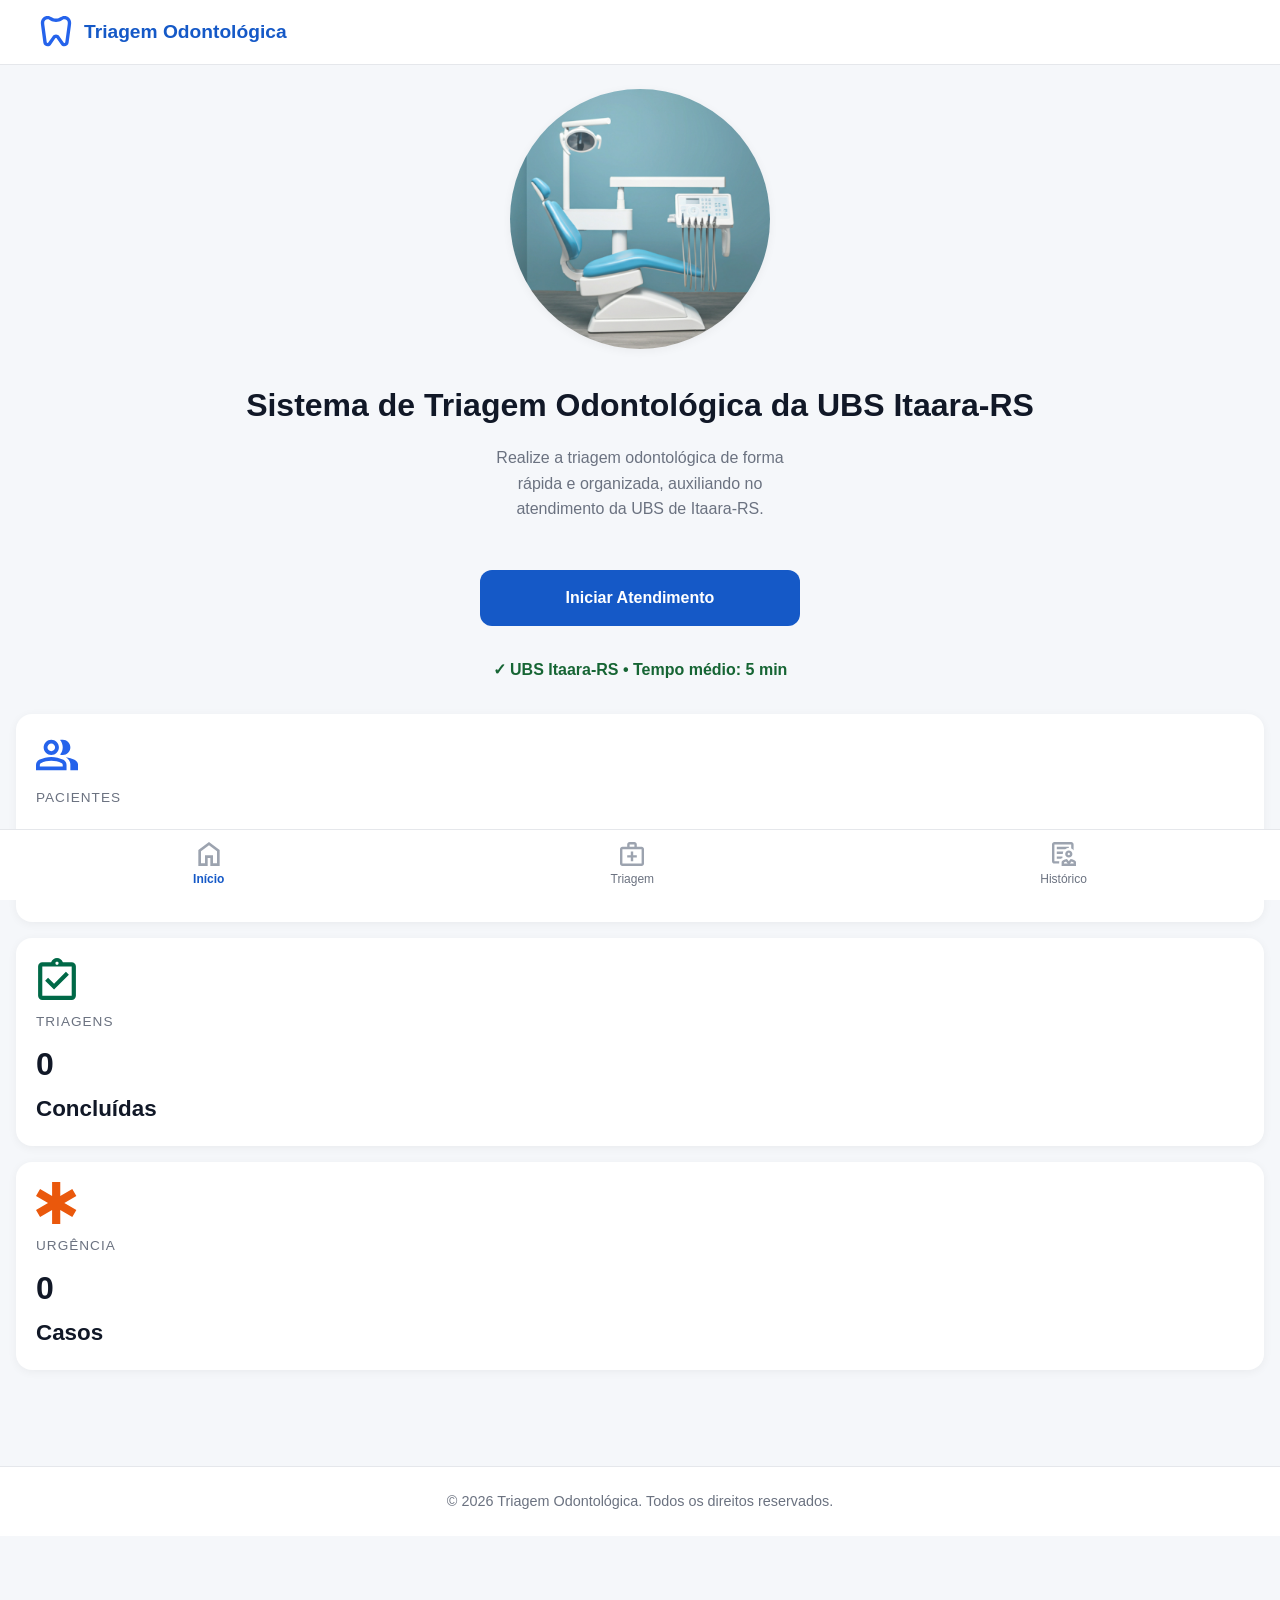
<file: index.html>
<!DOCTYPE html>
<html lang="pt-BR">

<head>
    <meta charset="UTF-8">
    <meta name="viewport" content="width=device-width, initial-scale=1.0">
    <title>Página Inicial | Triagem Odontológica</title>
    <link rel="stylesheet" href="css/reset.css">
    <link rel="stylesheet" href="css/globals.css">
    <link rel="stylesheet" href="css/layout.css">
    <link rel="stylesheet" href="css/components.css">
    <link rel="stylesheet" href="css/pages/index.css">
</head>

<body id="page-index">
    <header class="header">
        <div class="header-content">
            <img src="./image/icons/Triagem_odontograma.svg" alt="Logo da Triagem Odontológica" class="header-logo">
            <h1 class="header-title">
                Triagem Odontológica
            </h1>
        </div>
    </header>
    <main class="main">
        <section class="home-section" aria-labelledby="home-title">
            <img src="./image/images/Equipamento odontológico.jpg"
                alt="Equipamento odontológico utilizado em atendimento clínico" class="home-section-image">
            <h2 id="home-title" class="home-section-title">
                Sistema de Triagem Odontológica da UBS Itaara-RS
            </h2>
            <p class="home-section-text">
                Realize a triagem odontológica de forma rápida e organizada,
                auxiliando no atendimento da UBS de Itaara-RS.
            </p>
        </section>
        <section class="cta-section">
            <a href="cadastro.html" class="btn btn--primary" aria-label="Iniciar atendimento odontológico">
                Iniciar Atendimento
            </a>
            <p class="cta-section-location">
                ✓ UBS Itaara-RS • Tempo médio: 5 min
            </p>
        </section>
        <section class="statistics-section">
            <div class="statistics-grid">
                <article class="statistics-card">
                    <img src="./image/icons/Pacientes.svg" alt="" aria-hidden="true" class="statistics-icon">
                    <h3>PACIENTES</h3>
                    <p>
                        <span id="total-pacientes">0</span>
                        Registrados
                    </p>
                </article>
                <article class="statistics-card">
                    <img src="./image/icons/Triagens.svg" alt="" aria-hidden="true" class="statistics-icon">
                    <h3>TRIAGENS</h3>
                    <p>
                        <span id="total-triagens">0</span>
                        Concluídas
                    </p>
                </article>
                <article class="statistics-card">
                    <img src="./image/icons/Urgentes.svg" alt="" aria-hidden="true" class="statistics-icon">
                    <h3>URGÊNCIA</h3>
                    <p>
                        <span id="total-urgentes">0</span>
                        Casos
                    </p>
                </article>
            </div>
        </section>
    </main>
    <nav class="bottom-nav" aria-label="Menu de navegação inferior">
        <ul class="bottom-nav-list">
            <li class="bottom-nav-item active">
                <a href="index.html" class="bottom-nav-link" aria-current="page">
                    <img src="./image/icons/Inicio_nav.svg" aria-hidden="true">
                    <span>
                        Início
                    </span>
                </a>
            </li>
            <li class="bottom-nav-item">
                <a href="triagem.html" class="bottom-nav-link">
                    <img src="./image/icons/Triagem_nav.svg" aria-hidden="true">
                    <span>
                        Triagem
                    </span>
                </a>
            </li>
            <li class="bottom-nav-item">
                <a href="historico.html" class="bottom-nav-link">
                    <img src="./image/icons/Historico_nav.svg" aria-hidden="true">
                    <span>
                        Histórico
                    </span>
                </a>
            </li>
        </ul>
    </nav>
    <footer class="footer">
        <p class="footer-text">
            © 2026 Triagem Odontológica. Todos os direitos reservados.
        </p>
    </footer>
    <script src="js/index.js" defer></script>
</body>

</html>
</file>
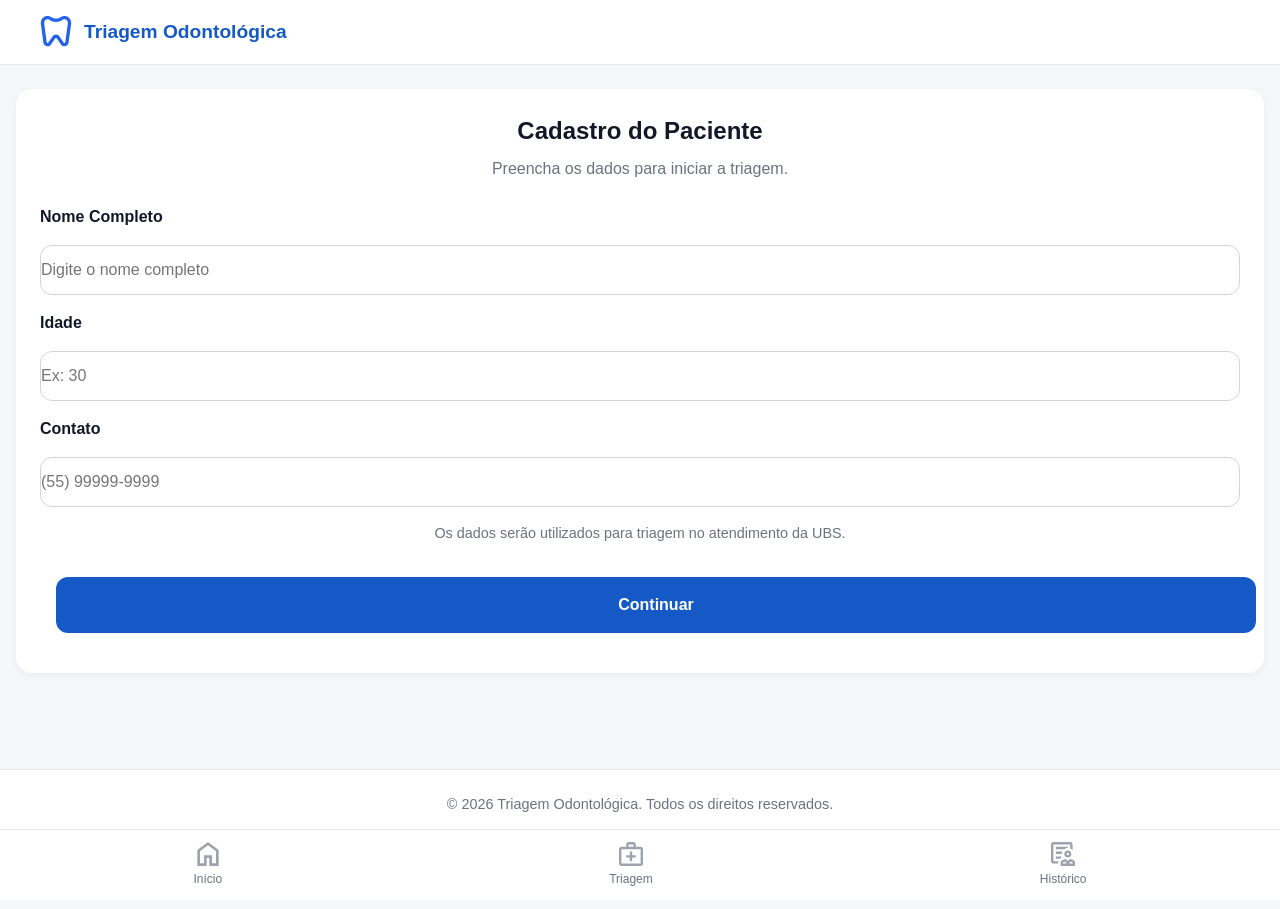
<file: cadastro.html>
﻿<!DOCTYPE html>
<html lang="pt-BR">
<head>
    <meta charset="UTF-8">
    <meta
        name="viewport"
        content="width=device-width, initial-scale=1.0"
    >
    <title>
        Cadastro do Paciente | Triagem Odontológica
    </title>
    <link rel="stylesheet" href="css/reset.css">
    <link rel="stylesheet" href="css/globals.css">
    <link rel="stylesheet" href="css/layout.css">
    <link rel="stylesheet" href="css/components.css">
    <link rel="stylesheet" href="css/pages/cadastro.css">
</head>
<body id="page-cadastro">
    <header class="header">
        <div class="header-content">
            <img
                src="./image/icons/Triagem_odontograma.svg"
                alt="Logo Triagem Odontológica"
                class="header-logo"
            >
            <h1 class="header-title">
                Triagem Odontológica
            </h1>
        </div>
    </header>
    <main class="main">
        <section class="form-card cadastro-card">
            <h2 id="titulo-cadastro" class="cadastro-title">
                Cadastro do Paciente
            </h2>
            <p class="cadastro-description">
                Preencha os dados para iniciar a triagem.
            </p>
            <form
                id="form-cadastro" class="form-cadastro"
                aria-labelledby="titulo-cadastro"
                aria-describedby="info-cadastro"
                novalidate
            >
                <div class="form-group">
                    <label for="nome" class="label">
                        Nome Completo
                    </label>
                    <input
                        type="text"
                        id="nome"
                        class="input"
                        name="nome"
                        placeholder="Digite o nome completo"
                        autocomplete="name"
                        required
                    >
                </div>
                <div class="form-group">
                    <label for="idade" class="label">
                        Idade
                    </label>
                    <input
                        type="number"
                        id="idade"
                        class="input"
                        name="idade"
                        min="0"
                        max="120"
                        placeholder="Ex: 30"
                        required
                    >
                </div>
                <div class="form-group">
                    <label for="contato" class="label">
                        Contato
                    </label>
                    <input
                        type="tel"
                        id="contato"
                        class="input"
                        name="contato"
                        inputmode="numeric"
                        autocomplete="tel"
                        placeholder="(55) 99999-9999"
                        required
                    >
                </div>
                <aside
                    class="info-box cadastro-info"
                    id="info-cadastro"
                >
                    <p>
                        Os dados serão utilizados para triagem
                        no atendimento da UBS.
                    </p>
                </aside>
                <button
                    id="btn-continuar"
                    class="btn btn--primary"
                    type="submit"
                >
                    Continuar
                </button>
            </form>
        </section>
    </main>
    <nav class="bottom-nav" aria-label="Menu de navegação inferior">
        <ul class="bottom-nav-list">
            <li class="bottom-nav-item">
                <a
                    href="index.html"
                    class="bottom-nav-link"
                >
                    <img
                        src="./image/icons/Inicio_nav.svg"
                        aria-hidden="true"
                    >
                    <span>
                        Início
                    </span>
                </a>
            </li>
            <li class="bottom-nav-item">
                <a
                    href="triagem.html"
                    class="bottom-nav-link"
                >
                    <img
                        src="./image/icons/Triagem_nav.svg"
                        aria-hidden="true"
                    >
                    <span>
                        Triagem
                    </span>
                </a>
            </li>
            <li class="bottom-nav-item">
                <a
                    href="historico.html"
                    class="bottom-nav-link"
                >
                    <img
                        src="./image/icons/Historico_nav.svg"
                        aria-hidden="true"
                    >
                    <span>
                        Histórico
                    </span>
                </a>
            </li>
        </ul>
    </nav>
    <footer class="footer">
        <p class="footer-text">
            © 2026 Triagem Odontológica. Todos os direitos reservados.
        </p>
    </footer>
    <script src="js/cadastro.js" defer></script>
</body>
</html>
</file>
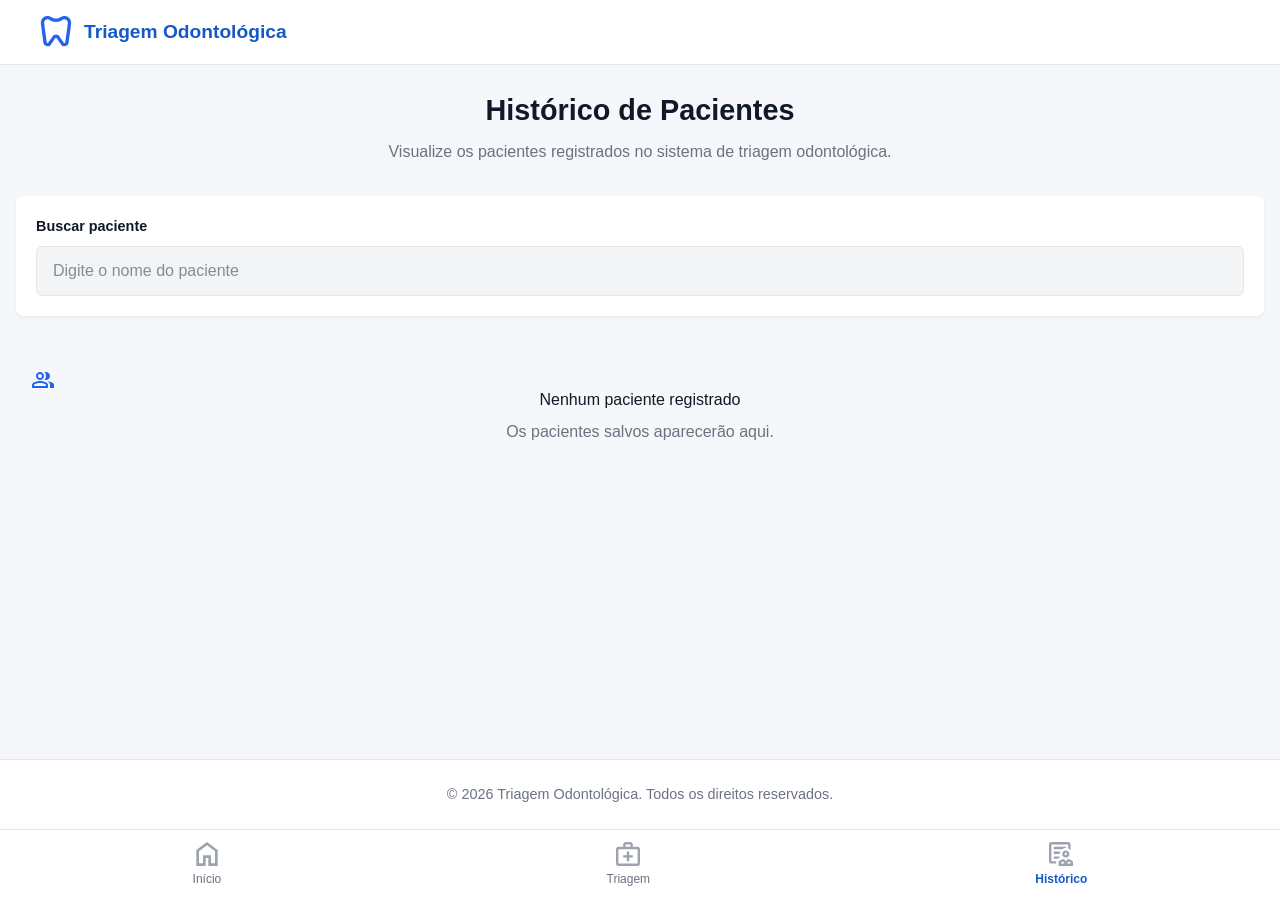
<file: editar.html>
<!DOCTYPE html>
<html lang="pt-BR">

<head>
    <meta charset="UTF-8">
    <meta name="viewport" content="width=device-width, initial-scale=1.0">
    <title>
        Triagem Odontológica | Editar Paciente
    </title>
    <link rel="stylesheet" href="css/reset.css">
    <link rel="stylesheet" href="css/globals.css">
    <link rel="stylesheet" href="css/layout.css">
    <link rel="stylesheet" href="css/components.css">
    <link rel="stylesheet" href="css/pages/editar.css">
</head>

<body id="page-triagem">
    <header class="header">
        <div class="header-content">
            <img src="./image/icons/Triagem_odontograma.svg" alt="Logo Triagem Odontológica" class="header-logo">
            <h1 class="header-title">
                Triagem Odontológica
            </h1>
        </div>
    </header>
    <main class="main">
        <section class="triagem-container">
            <section class="page-intro">
                <h2 class="page-title">
                    Editar Paciente
                </h2>

                <p class="page-description">
                    Atualize o odontograma e as informações do paciente após o atendimento odontológico.
                </p>
            </section>
            <section class="card triagem-card">
                <header class="card-header">
                    <h3>
                        Dados do Paciente
                    </h3>
                </header>
                <div class="card-body">
                    <ul class="paciente-info">
                        <li class="info-item">
                            <strong class="label">
                                Nome:
                            </strong>
                            <span class="value" id="paciente-nome">
                                John Doe
                            </span>
                        </li>
                        <li class="info-item">
                            <strong class="label">
                                Idade:
                            </strong>
                            <span class="value" id="paciente-idade">
                                25
                            </span>
                        </li>
                        <li class="info-item">
                            <strong class="label">
                                Contato:
                            </strong>
                            <span class="value" id="paciente-contato">
                                (55) 99999-9999
                            </span>
                        </li>
                    </ul>
                </div>
            </section>
            <form class="form-triagem" id="form-triagem" novalidate autocomplete="off">
                <section class="card triagem-card">
                    <header class="card-header">
                        <h3>
                            Odontograma
                        </h3>
                    </header>
                    <div class="card-body">
                        <section class="arcada-group arcada-superior">
                            <h4 class="arcada-title">
                                Arcada Superior
                            </h4>
                            <div class="arcada-container" role="group" aria-label="Arcada superior">
                                <button class="dente" type="button" id="dente-18" data-tooth="18" data-status="saudavel"
                                    aria-label="Dente 18" aria-pressed="false">
                                    18
                                </button>
                                <button class="dente" type="button" id="dente-17" data-tooth="17" data-status="saudavel"
                                    aria-label="Dente 17" aria-pressed="false">
                                    17
                                </button>
                                <button class="dente" type="button" id="dente-16" data-tooth="16" data-status="saudavel"
                                    aria-label="Dente 16" aria-pressed="false">
                                    16
                                </button>
                                <button class="dente" type="button" id="dente-15" data-tooth="15" data-status="saudavel"
                                    aria-label="Dente 15" aria-pressed="false">
                                    15
                                </button>
                                <button class="dente" type="button" id="dente-14" data-tooth="14" data-status="saudavel"
                                    aria-label="Dente 14" aria-pressed="false">
                                    14
                                </button>
                                <button class="dente" type="button" id="dente-13" data-tooth="13" data-status="saudavel"
                                    aria-label="Dente 13" aria-pressed="false">
                                    13
                                </button>
                                <button class="dente" type="button" id="dente-12" data-tooth="12" data-status="saudavel"
                                    aria-label="Dente 12" aria-pressed="false">
                                    12
                                </button>
                                <button class="dente" type="button" id="dente-11" data-tooth="11" data-status="saudavel"
                                    aria-label="Dente 11" aria-pressed="false">
                                    11
                                </button>
                                <div class="espaco-centro"></div>
                                <button class="dente" type="button" id="dente-21" data-tooth="21" data-status="saudavel"
                                    aria-label="Dente 21" aria-pressed="false">
                                    21
                                </button>
                                <button class="dente" type="button" id="dente-22" data-tooth="22" data-status="saudavel"
                                    aria-label="Dente 22" aria-pressed="false">
                                    22
                                </button>
                                <button class="dente" type="button" id="dente-23" data-tooth="23" data-status="saudavel"
                                    aria-label="Dente 23" aria-pressed="false">
                                    23
                                </button>
                                <button class="dente" type="button" id="dente-24" data-tooth="24" data-status="saudavel"
                                    aria-label="Dente 24" aria-pressed="false">
                                    24
                                </button>
                                <button class="dente" type="button" id="dente-25" data-tooth="25" data-status="saudavel"
                                    aria-label="Dente 25" aria-pressed="false">
                                    25
                                </button>
                                <button class="dente" type="button" id="dente-26" data-tooth="26" data-status="saudavel"
                                    aria-label="Dente 26" aria-pressed="false">
                                    26
                                </button>
                                <button class="dente" type="button" id="dente-27" data-tooth="27" data-status="saudavel"
                                    aria-label="Dente 27" aria-pressed="false">
                                    27
                                </button>
                                <button class="dente" type="button" id="dente-28" data-tooth="28" data-status="saudavel"
                                    aria-label="Dente 28" aria-pressed="false">
                                    28
                                </button>
                            </div>
                        </section>
                        <section class="arcada-group arcada-inferior">
                            <h4 class="arcada-title">
                                Arcada Inferior
                            </h4>
                            <div class="arcada-container" role="group" aria-label="Arcada inferior">
                                <button class="dente" type="button" id="dente-48" data-tooth="48" data-status="saudavel"
                                    aria-label="Dente 48" aria-pressed="false">
                                    48
                                </button>
                                <button class="dente" type="button" id="dente-47" data-tooth="47" data-status="saudavel"
                                    aria-label="Dente 47" aria-pressed="false">
                                    47
                                </button>
                                <button class="dente" type="button" id="dente-46" data-tooth="46" data-status="saudavel"
                                    aria-label="Dente 46" aria-pressed="false">
                                    46
                                </button>
                                <button class="dente" type="button" id="dente-45" data-tooth="45" data-status="saudavel"
                                    aria-label="Dente 45" aria-pressed="false">
                                    45
                                </button>
                                <button class="dente" type="button" id="dente-44" data-tooth="44" data-status="saudavel"
                                    aria-label="Dente 44" aria-pressed="false">
                                    44
                                </button>
                                <button class="dente" type="button" id="dente-43" data-tooth="43" data-status="saudavel"
                                    aria-label="Dente 43" aria-pressed="false">
                                    43
                                </button>
                                <button class="dente" type="button" id="dente-42" data-tooth="42" data-status="saudavel"
                                    aria-label="Dente 42" aria-pressed="false">
                                    42
                                </button>
                                <button class="dente" type="button" id="dente-41" data-tooth="41" data-status="saudavel"
                                    aria-label="Dente 41" aria-pressed="false">
                                    41
                                </button>
                                <div class="espaco-centro"></div>
                                <button class="dente" type="button" id="dente-31" data-tooth="31" data-status="saudavel"
                                    aria-label="Dente 31" aria-pressed="false">
                                    31
                                </button>
                                <button class="dente" type="button" id="dente-32" data-tooth="32" data-status="saudavel"
                                    aria-label="Dente 32" aria-pressed="false">
                                    32
                                </button>
                                <button class="dente" type="button" id="dente-33" data-tooth="33" data-status="saudavel"
                                    aria-label="Dente 33" aria-pressed="false">
                                    33
                                </button>
                                <button class="dente" type="button" id="dente-34" data-tooth="34" data-status="saudavel"
                                    aria-label="Dente 34" aria-pressed="false">
                                    34
                                </button>
                                <button class="dente" type="button" id="dente-35" data-tooth="35" data-status="saudavel"
                                    aria-label="Dente 35" aria-pressed="false">
                                    35
                                </button>
                                <button class="dente" type="button" id="dente-36" data-tooth="36" data-status="saudavel"
                                    aria-label="Dente 36" aria-pressed="false">
                                    36
                                </button>
                                <button class="dente" type="button" id="dente-37" data-tooth="37" data-status="saudavel"
                                    aria-label="Dente 37" aria-pressed="false">
                                    37
                                </button>
                                <button class="dente" type="button" id="dente-38" data-tooth="38" data-status="saudavel"
                                    aria-label="Dente 38" aria-pressed="false">
                                    38
                                </button>
                            </div>
                        </section>
                        <section class="card legenda-card">
                            <header class="card-header">
                                <h3>
                                    Status dos Dentes
                                </h3>
                            </header>
                            <div class="card-body">
                                <ul class="legenda-list" aria-label="Legenda dos status dos dentes">
                                    <li class="legenda-item">
                                        <span class="status status--saudavel" aria-hidden="true"></span>
                                        <span class="status-label">
                                            Saudável
                                        </span>
                                    </li>
                                    <li class="legenda-item">
                                        <span class="status status--atencao" aria-hidden="true"></span>
                                        <span class="status-label">
                                            Atenção
                                        </span>
                                    </li>
                                    <li class="legenda-item">
                                        <span class="status status--urgente" aria-hidden="true"></span>
                                        <span class="status-label">
                                            Urgente
                                        </span>
                                    </li>
                                    <li class="legenda-item">
                                        <span class="status status--tratado" aria-hidden="true"></span>
                                        <span class="status-label">
                                            Tratado
                                        </span>
                                    </li>
                                </ul>
                            </div>
                        </section>
                        <section class="card queixas-card">
                            <header class="card-header">
                                <h3>
                                    Queixas do Paciente
                                </h3>
                            </header>
                            <div class="card-body">
                                <fieldset class="queixas-fieldset">
                                    <legend>
                                        Selecione as queixas identificadas
                                    </legend>
                                    <div class="checkbox-item">
                                        <input type="checkbox" id="dor-dente" name="queixa" value="dor-dente">
                                        <label for="dor-dente">
                                            Dor de dente
                                        </label>
                                    </div>
                                    <div class="checkbox-item">
                                        <input type="checkbox" id="sensibilidade" name="queixa" value="sensibilidade">
                                        <label for="sensibilidade">
                                            Sensibilidade dental
                                        </label>
                                    </div>
                                    <div class="checkbox-item">
                                        <input type="checkbox" id="sangramento" name="queixa" value="sangramento">
                                        <label for="sangramento">
                                            Sangramento gengival
                                        </label>
                                    </div>
                                    <div class="checkbox-item">
                                        <input type="checkbox" id="inflamacao" name="queixa" value="inflamacao">
                                        <label for="inflamacao">
                                            Inflamação gengival
                                        </label>
                                    </div>
                                    <div class="checkbox-item">
                                        <input type="checkbox" id="quebra-dental" name="queixa" value="quebra-dental">
                                        <label for="quebra-dental">
                                            Quebra dental
                                        </label>
                                    </div>
                                </fieldset>
                            </div>
                        </section>
                        <section class="card observacoes-card">
                            <header class="card-header">
                                <h3>
                                    Observações
                                </h3>
                            </header>
                            <div class="card-body">
                                <div class="form-group">
                                    <label for="observacoes">
                                        Observações adicionais
                                    </label>
                                    <textarea id="observacoes" name="observacoes" rows="5" maxlength="500"
                                        placeholder="Digite observações adicionais da triagem"></textarea>
                                </div>
                            </div>
                        </section>
                        <section class="button-section">
                            <button type="reset" class="btn btn--secondary" id="btn-limpar">
                                Limpar Seleção
                            </button>

                            <button type="submit" class="btn btn--primary" id="btn-atualizar">
                                Salvar Alterações
                            </button>
                        </section>
                    </div>
                </section>
            </form>
        </section>
    </main>
    <nav class="bottom-nav" aria-label="Menu de navegação inferior">
        <ul class="bottom-nav-list">
            <li class="bottom-nav-item">
                <a href="index.html" class="bottom-nav-link">
                    <img src="./image/icons/Inicio_nav.svg" aria-hidden="true">
                    <span>
                        Início
                    </span>
                </a>
            </li>
            <li class="bottom-nav-item active">
                <a href="triagem.html" class="bottom-nav-link" aria-current="page">
                    <img src="./image/icons/Triagem_nav.svg" aria-hidden="true">
                    <span>
                        Triagem
                    </span>
                </a>
            </li>
            <li class="bottom-nav-item">
                <a href="historico.html" class="bottom-nav-link">
                    <img src="./image/icons/Historico_nav.svg" aria-hidden="true">
                    <span>
                        Histórico
                    </span>
                </a>
            </li>
        </ul>
    </nav>
    <footer class="footer">
        <p class="footer-text">
            © 2026 Triagem Odontológica. Todos os direitos reservados.
        </p>
    </footer>
    <script src="js/editar.js" defer></script>
</body>

</html>
</file>
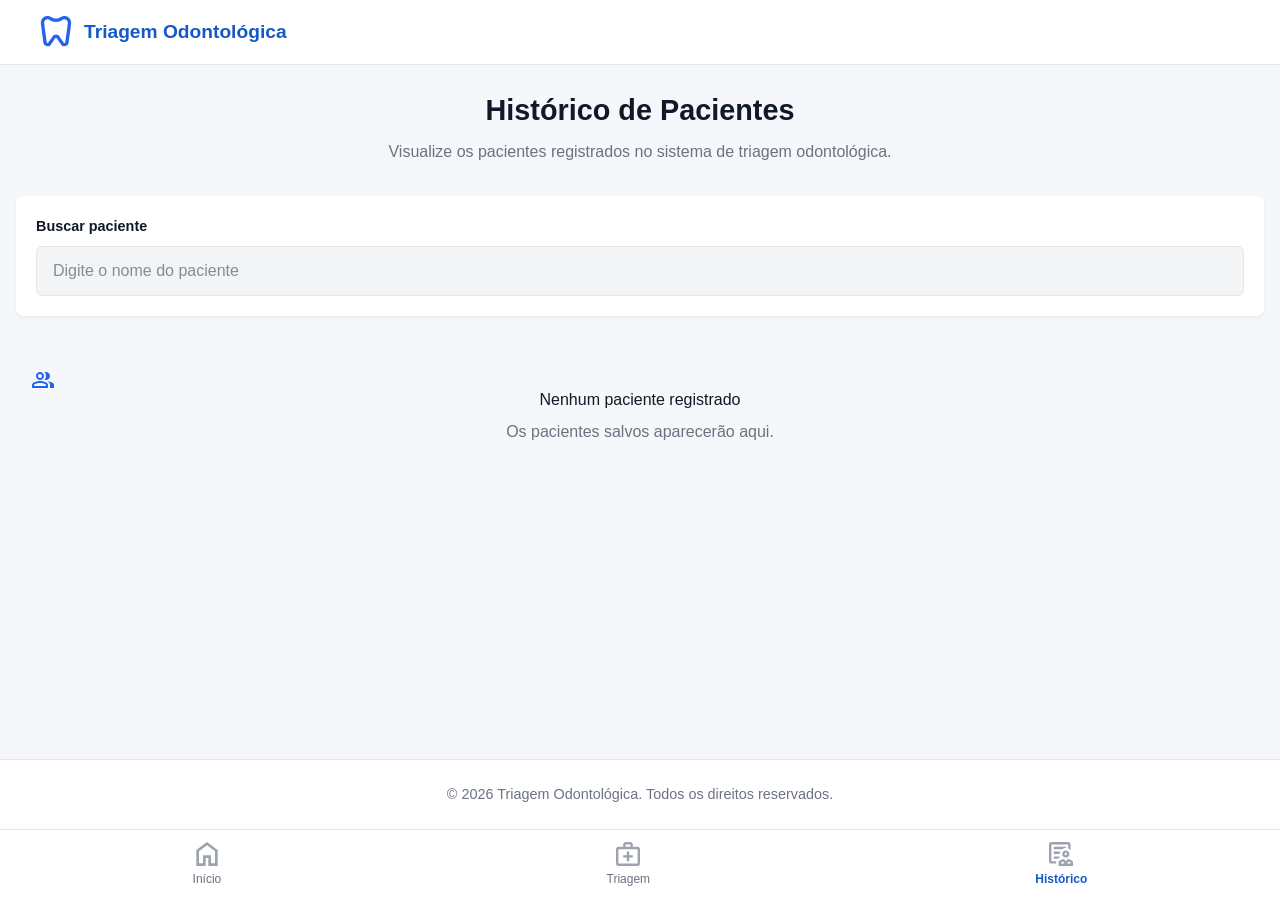
<file: historico.html>
<!DOCTYPE html>
<html lang="pt-BR">
<head>
    <meta charset="UTF-8">
    <meta name="viewport" content="width=device-width, initial-scale=1.0">
    <title>Histórico | Triagem Odontológica</title>
    <link rel="stylesheet" href="css/reset.css">
    <link rel="stylesheet" href="css/globals.css">
    <link rel="stylesheet" href="css/layout.css">
    <link rel="stylesheet" href="css/components.css">
    <link rel="stylesheet" href="css/pages/historico.css">
</head>
<body id="page-historico">
    <header class="header">
        <div class="header-content">
            <img src="image/icons/Triagem_odontograma.svg" alt="Logo Triagem Odontológica" class="header-logo">
            <h1 class="header-title">
                Triagem Odontológica
            </h1>
        </div>
    </header>
    <main class="main">
        <section class="historico-container">
            <section class="page-intro">
                <h2 class="page-title">
                    Histórico de Pacientes
                </h2>
                <p class="page-description">
                    Visualize os pacientes registrados no sistema de triagem odontológica.
                </p>
            </section>
            <section class="search-section">
                <div class="search-group">
                    <label for="search-paciente" class="search-label">
                        Buscar paciente
                    </label>
                    <input type="search" id="search-paciente" class="search-input"
                    placeholder="Digite o nome do paciente" autocomplete="off">
                </div>
            </section>
            <section class="historico-list" id="historico-list">
                <!-- Os pacientes salvos aparecerão aqui -->
            </section>
            <section class="empty-state" id="empty-state" aria-live="polite">
                <img src="image/icons/Pacientes.svg" alt="Nenhum paciente" class="empty-state-icon">
                <h3 class="empty-state-title">
                    Nenhum paciente registrado
                </h3>
                <p class="empty-state-text">
                    Os pacientes salvos aparecerão aqui.
                </p>
            </section>
        </section>
    </main>
    <nav class="bottom-nav" aria-label="Menu de navegação inferior">
        <ul class="bottom-nav-list">
            <li class="bottom-nav-item">
                <a href="index.html" class="bottom-nav-link">
                    <img src="image/icons/Inicio_nav.svg" aria-hidden="true">
                    <span>Início</span>
                </a>
            </li>
            <li class="bottom-nav-item">
                <a href="triagem.html" class="bottom-nav-link">
                    <img src="image/icons/Triagem_nav.svg" aria-hidden="true">
                    <span>Triagem</span>
                </a>
            </li>
            <li class="bottom-nav-item active">
                <a href="historico.html" class="bottom-nav-link" aria-current="page">
                    <img src="image/icons/Historico_nav.svg" aria-hidden="true">
                    <span>Histórico</span>
                </a>
            </li>
        </ul>
    </nav>
    <footer class="footer">
        <p class="footer-text">
            © 2026 Triagem Odontológica. Todos os direitos reservados.
        </p>
    </footer>
    <script src="js/historico.js" defer></script>
</body>
</html>
</file>
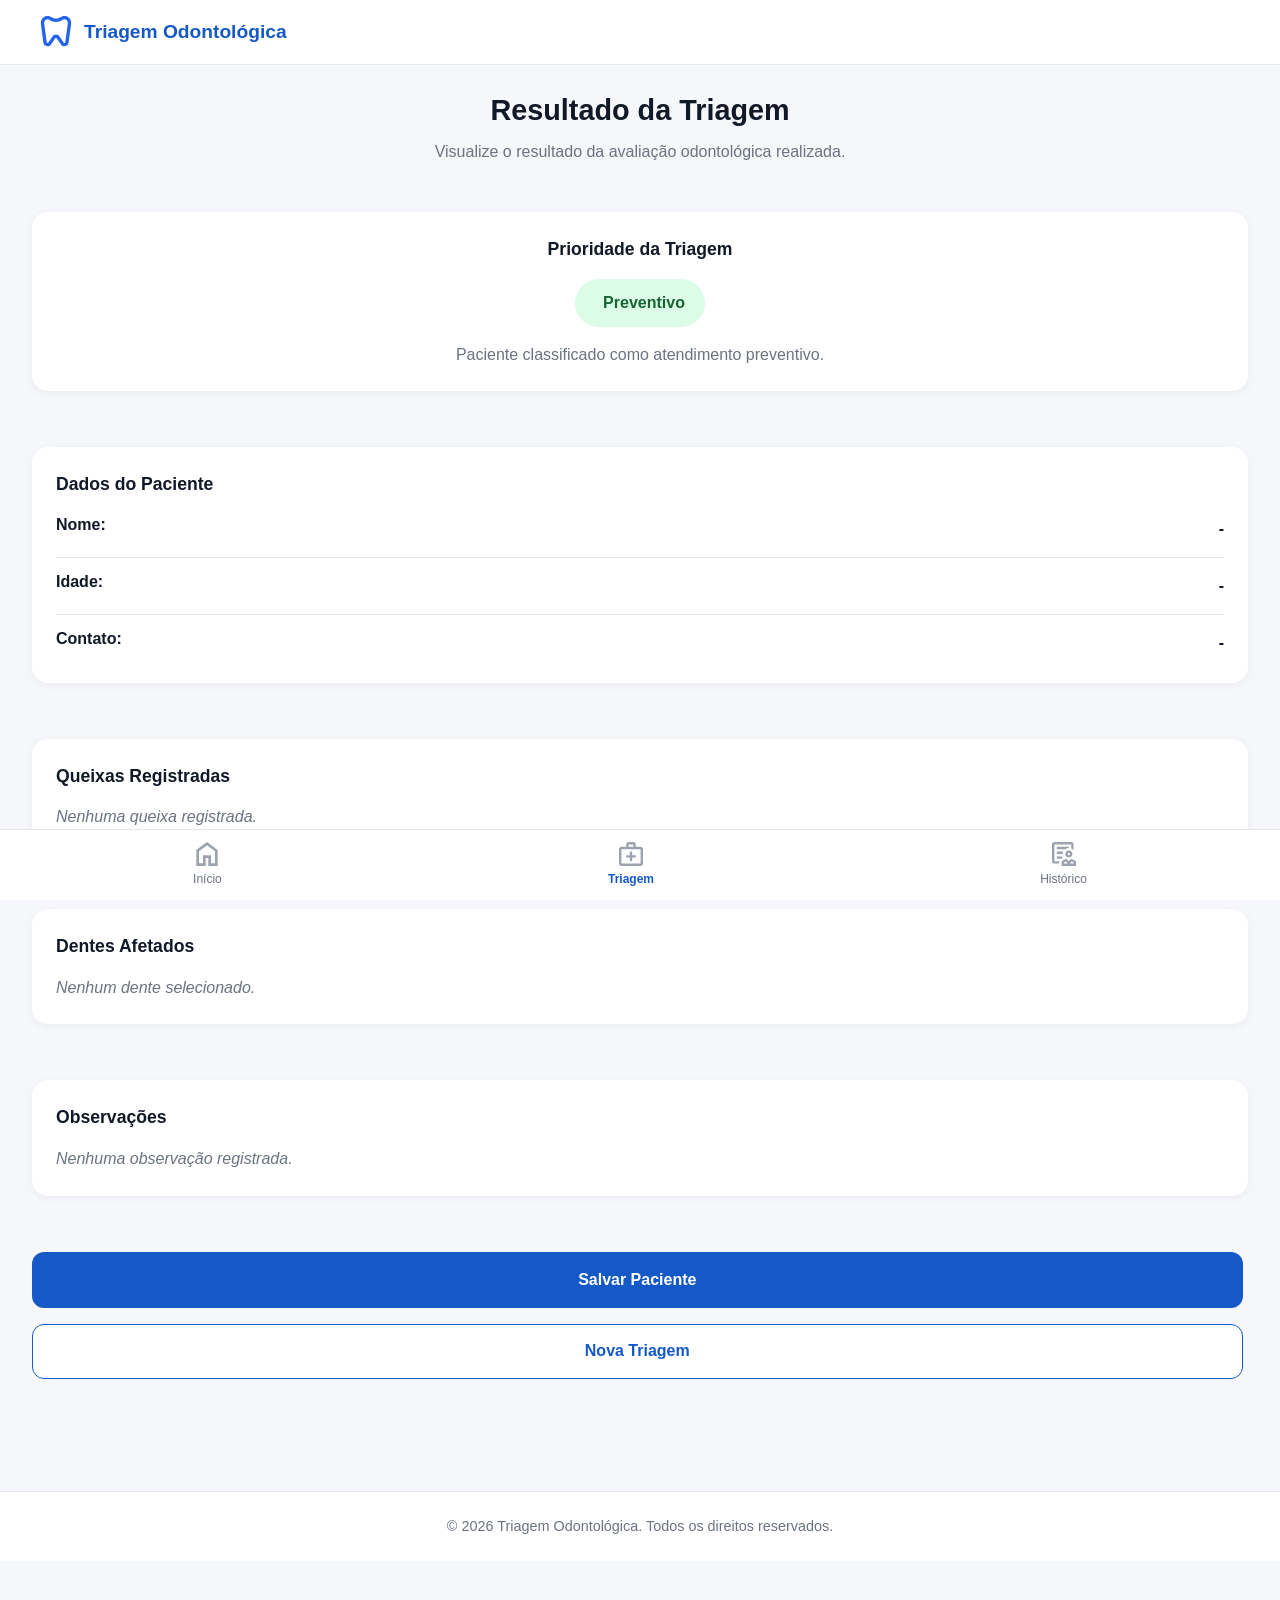
<file: resultado.html>
<!DOCTYPE html>
<html lang="pt-BR">
<head>
    <meta charset="UTF-8">
    <meta name="viewport" content="width=device-width, initial-scale=1.0">
    <title>Resultado da Triagem | Triagem Odontológica</title>
    <link rel="stylesheet" href="css/reset.css">
    <link rel="stylesheet" href="css/globals.css">
    <link rel="stylesheet" href="css/layout.css">
    <link rel="stylesheet" href="css/components.css">
    <link rel="stylesheet" href="css/pages/resultado.css">
</head>
<body id="page-resultado">
    <header class="header">
        <div class="header-content">
            <img src="image/icons/Triagem_odontograma.svg" alt="Logo Triagem Odontológica" class="header-logo">
            <h1 class="header-title">
                Triagem Odontológica
            </h1>
        </div>
    </header>
    <main class="main">
        <section class="resultado-container">
            <section class="page-intro">
                <h2 class="page-title">
                    Resultado da Triagem
                </h2>
                <p class="page-description">
                    Visualize o resultado da avaliação odontológica realizada.
                </p>
            </section>
            <section class="card resultado-card resultado-card--status">
                <header class="card-header">
                    <h3>
                        Prioridade da Triagem
                    </h3>
                </header>
                <div class="card-body">
                    <div class="status-badge" id="status-badge" data-priority="preventivo" role="status"
                        aria-live="polite">
                        <span class="status-icon" aria-hidden="true"></span>
                        <span class="status-text" id="status-text">
                            Preventivo
                        </span>
                    </div>
                    <p class="resultado-status-description" id="status-description">
                        Paciente classificado como atendimento preventivo.
                    </p>
                </div>
            </section>
            <section class="card resultado-card">
                <header class="card-header">
                    <h3>
                        Dados do Paciente
                    </h3>
                </header>
                <div class="card-body">
                    <ul class="paciente-info">
                        <li class="info-item">
                            <strong class="label">
                                Nome:
                            </strong>
                            <span class="value" id="paciente-nome">
                                -
                            </span>
                        </li>
                        <li class="info-item">
                            <strong class="label">
                                Idade:
                            </strong>
                            <span class="value" id="paciente-idade">
                                -
                            </span>
                        </li>
                        <li class="info-item">
                            <strong class="label">
                                Contato:
                            </strong>
                            <span class="value" id="paciente-contato">
                                -
                            </span>
                        </li>
                    </ul>
                </div>
            </section>
            <section class="card resultado-card">
                <header class="card-header">
                    <h3>
                        Queixas Registradas
                    </h3>
                </header>
                <div class="card-body">
                    <div class="resultado-queixas" id="queixas-list" role="list" aria-live="polite">
                        <p class="info-placeholder" role="note">
                            Nenhuma queixa registrada.
                        </p>
                    </div>
                </div>
            </section>
            <section class="card resultado-card">
                <header class="card-header">
                    <h3>
                        Dentes Afetados
                    </h3>
                </header>
                <div class="card-body">
                    <div class="dentes-afetados-list" id="dentes-afetados" role="list">
                        <p class="info-placeholder" role="note">
                            Nenhum dente selecionado.
                        </p>
                    </div>
                </div>
            </section>
            <section class="card resultado-card">
                <header class="card-header">
                    <h3>
                        Observações
                    </h3>
                </header>
                <div class="card-body">
                    <div class="resultado-observacoes" id="observacoes-text">
                        <p class="info-placeholder" role="note">
                            Nenhuma observação registrada.
                        </p>
                    </div>
                </div>
            </section>
            <section class="button-section">
                <div class="button-group">
                    <button type="button" class="btn btn--primary" id="btn-salvar-paciente"
                    aria-label="Salvar paciente no histórico">
                        Salvar Paciente
                    </button>
                    <a href="cadastro.html" class="btn btn--secondary">
                        Nova Triagem
                    </a>
                </div>
            </section>
        </section>
    </main>
    <nav class="bottom-nav" aria-label="Menu de navegação inferior">
        <ul class="bottom-nav-list">
            <li class="bottom-nav-item">
                <a href="index.html" class="bottom-nav-link">
                    <img src="image/icons/Inicio_nav.svg"
                    aria-hidden="true">
                    <span>
                        Início
                    </span>
                </a>
            </li>
            <li class="bottom-nav-item active">
                <a href="triagem.html" class="bottom-nav-link" aria-current="page">
                    <img src="image/icons/Triagem_nav.svg" aria-hidden="true">
                    <span>
                        Triagem
                    </span>
                </a>
            </li>
            <li class="bottom-nav-item">
                <a href="historico.html" class="bottom-nav-link">
                    <img src="image/icons/Historico_nav.svg" aria-hidden="true">
                    <span>
                        Histórico
                    </span>
                </a>
            </li>
        </ul>
    </nav>
    <footer class="footer">
        <p class="footer-text">
            © 2026 Triagem Odontológica. Todos os direitos reservados.
        </p>
    </footer>
    <script src="js/resultado.js" defer></script>
</body>
</html>
</file>
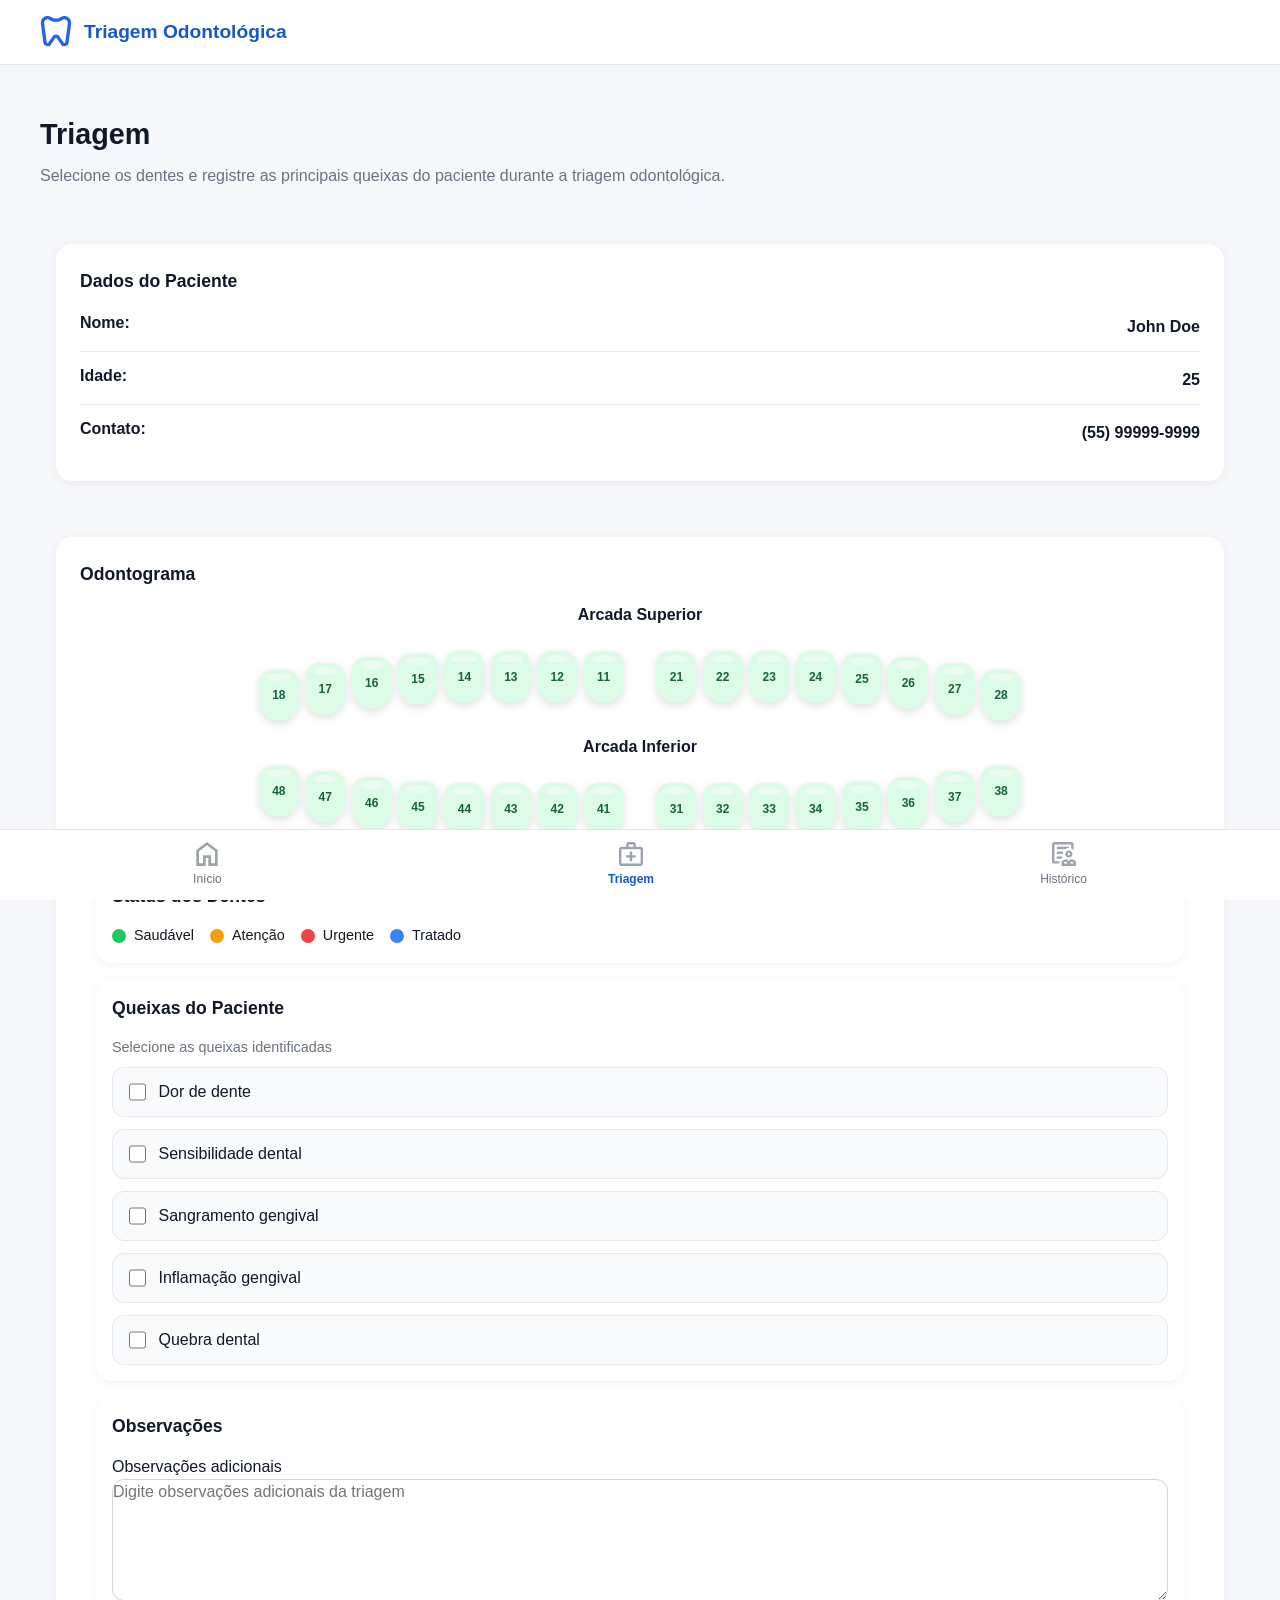
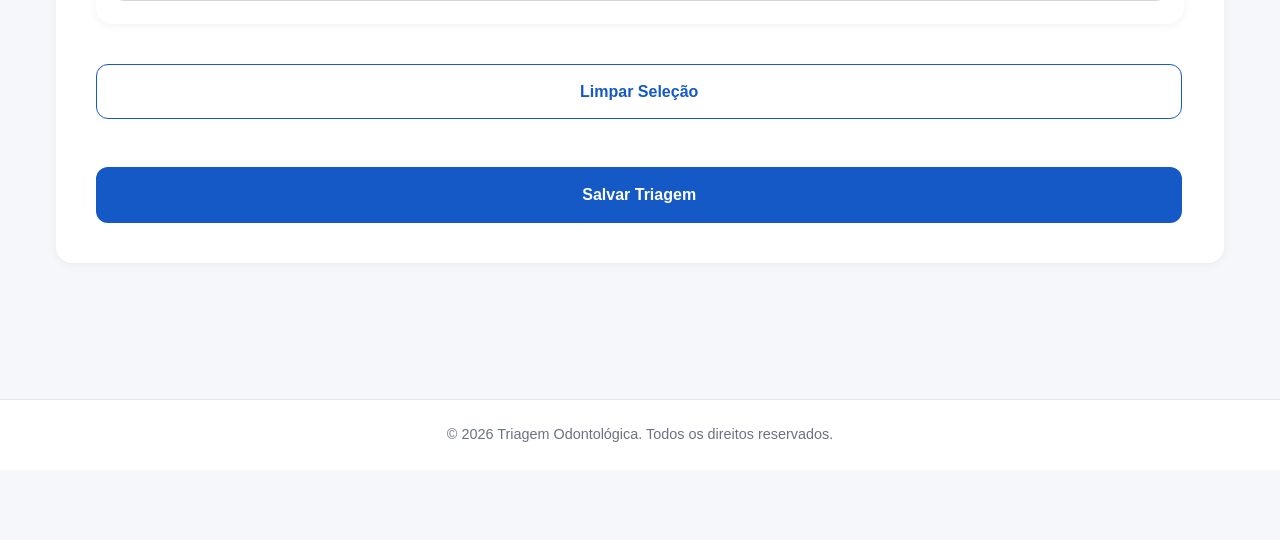
<file: triagem.html>
<!DOCTYPE html>
<html lang="pt-BR">
<head>
    <meta charset="UTF-8">
    <meta name="viewport" content="width=device-width, initial-scale=1.0">
    <title>
        Triagem Odontológica | Triagem
    </title>
    <link rel="stylesheet" href="css/reset.css">
    <link rel="stylesheet" href="css/globals.css">
    <link rel="stylesheet" href="css/layout.css">
    <link rel="stylesheet" href="css/components.css">
    <link rel="stylesheet" href="css/pages/triagem.css">
</head>
<body id="page-triagem">
    <header class="header">
        <div class="header-content">
            <img src="./image/icons/Triagem_odontograma.svg" alt="Logo Triagem Odontológica" class="header-logo">
            <h1 class="header-title">
                Triagem Odontológica
            </h1>
        </div>
    </header>
    <main class="main">
        <section class="triagem-container">
            <section class="page-intro">
                <h2 class="page-title">
                    Triagem
                </h2>
                <p class="page-description">
                    Selecione os dentes e registre as principais queixas do paciente durante a triagem odontológica.
                </p>
            </section>
            <section class="card triagem-card">
                <header class="card-header">
                    <h3>
                        Dados do Paciente
                    </h3>
                </header>
                <div class="card-body">
                    <ul class="paciente-info">
                        <li class="info-item">
                            <strong class="label">
                                Nome:
                            </strong>
                            <span class="value" id="paciente-nome">
                                John Doe
                            </span>
                        </li>
                        <li class="info-item">
                            <strong class="label">
                                Idade:
                            </strong>
                            <span class="value" id="paciente-idade">
                                25
                            </span>
                        </li>
                        <li class="info-item">
                            <strong class="label">
                                Contato:
                            </strong>
                            <span class="value" id="paciente-contato">
                                (55) 99999-9999
                            </span>
                        </li>
                    </ul>
                </div>
            </section>
            <form class="form-triagem" id="form-triagem" novalidate autocomplete="off">
                <section class="card triagem-card">
                    <header class="card-header">
                        <h3>
                            Odontograma
                        </h3>
                    </header>
                    <div class="card-body">
                        <section class="arcada-group arcada-superior">
                            <h4 class="arcada-title">
                                Arcada Superior
                            </h4>
                            <div class="arcada-container" role="group" aria-label="Arcada superior">
                                <div class="linha-dentes">
                                    <button class="dente" type="button" id="dente-18" data-tooth="18" data-status="saudavel"
                                        aria-label="Dente 18" aria-pressed="false">
                                        18
                                    </button>
                                    <button class="dente" type="button" id="dente-17" data-tooth="17" data-status="saudavel"
                                        aria-label="Dente 17" aria-pressed="false">
                                        17
                                    </button>
                                    <button class="dente" type="button" id="dente-16" data-tooth="16" data-status="saudavel"
                                        aria-label="Dente 16" aria-pressed="false">
                                        16
                                    </button>
                                    <button class="dente" type="button" id="dente-15" data-tooth="15" data-status="saudavel"
                                        aria-label="Dente 15" aria-pressed="false">
                                        15
                                    </button>
                                    <button class="dente" type="button" id="dente-14" data-tooth="14" data-status="saudavel"
                                        aria-label="Dente 14" aria-pressed="false">
                                        14
                                    </button>
                                    <button class="dente" type="button" id="dente-13" data-tooth="13" data-status="saudavel"
                                        aria-label="Dente 13" aria-pressed="false">
                                        13
                                    </button>
                                    <button class="dente" type="button" id="dente-12" data-tooth="12" data-status="saudavel"
                                        aria-label="Dente 12" aria-pressed="false">
                                        12
                                    </button>
                                    <button class="dente" type="button" id="dente-11" data-tooth="11" data-status="saudavel"
                                        aria-label="Dente 11" aria-pressed="false">
                                        11
                                    </button>
                                    <div class="espaco-centro"></div>                      
                                    <button class="dente" type="button" id="dente-21" data-tooth="21" data-status="saudavel"
                                        aria-label="Dente 21" aria-pressed="false">
                                        21
                                    </button>
                                    <button class="dente" type="button" id="dente-22" data-tooth="22" data-status="saudavel"
                                        aria-label="Dente 22" aria-pressed="false">
                                        22
                                    </button>
                                    <button class="dente" type="button" id="dente-23" data-tooth="23" data-status="saudavel"
                                        aria-label="Dente 23" aria-pressed="false">
                                        23
                                    </button>
                                    <button class="dente" type="button" id="dente-24" data-tooth="24" data-status="saudavel"
                                        aria-label="Dente 24" aria-pressed="false">
                                        24
                                    </button>
                                    <button class="dente" type="button" id="dente-25" data-tooth="25" data-status="saudavel"
                                        aria-label="Dente 25" aria-pressed="false">
                                        25
                                    </button>
                                    <button class="dente" type="button" id="dente-26" data-tooth="26" data-status="saudavel"
                                        aria-label="Dente 26" aria-pressed="false">
                                        26
                                    </button>
                                    <button class="dente" type="button" id="dente-27" data-tooth="27" data-status="saudavel"
                                        aria-label="Dente 27" aria-pressed="false">
                                        27
                                    </button>
                                    <button class="dente" type="button" id="dente-28" data-tooth="28" data-status="saudavel"
                                        aria-label="Dente 28" aria-pressed="false">
                                        28
                                    </button>
                                </div>
                            </div>
                        </section>
                        <section class="arcada-group arcada-inferior">
                            <h4 class="arcada-title">
                                Arcada Inferior
                            </h4>
                            <div class="arcada-container" role="group" aria-label="Arcada inferior">
                                <div class="linha-dentes">
                                    <button class="dente" type="button" id="dente-48" data-tooth="48" data-status="saudavel"
                                        aria-label="Dente 48" aria-pressed="false">
                                        48
                                    </button>
                                    <button class="dente" type="button" id="dente-47" data-tooth="47" data-status="saudavel"
                                        aria-label="Dente 47" aria-pressed="false">
                                        47
                                    </button>
                                    <button class="dente" type="button" id="dente-46" data-tooth="46" data-status="saudavel"
                                        aria-label="Dente 46" aria-pressed="false">
                                        46
                                    </button>
                                    <button class="dente" type="button" id="dente-45" data-tooth="45" data-status="saudavel"
                                        aria-label="Dente 45" aria-pressed="false">
                                        45
                                    </button>
                                    <button class="dente" type="button" id="dente-44" data-tooth="44" data-status="saudavel"
                                        aria-label="Dente 44" aria-pressed="false">
                                        44
                                    </button>
                                    <button class="dente" type="button" id="dente-43" data-tooth="43" data-status="saudavel"
                                        aria-label="Dente 43" aria-pressed="false">
                                        43
                                    </button>
                                    <button class="dente" type="button" id="dente-42" data-tooth="42" data-status="saudavel"
                                        aria-label="Dente 42" aria-pressed="false">
                                        42
                                    </button>
                                    <button class="dente" type="button" id="dente-41" data-tooth="41" data-status="saudavel"
                                        aria-label="Dente 41" aria-pressed="false">
                                        41
                                    </button>
                                    <div class="espaco-centro"></div>
                                    <button class="dente" type="button" id="dente-31" data-tooth="31" data-status="saudavel"
                                        aria-label="Dente 31" aria-pressed="false">
                                        31
                                    </button>
                                    <button class="dente" type="button" id="dente-32" data-tooth="32" data-status="saudavel"
                                        aria-label="Dente 32" aria-pressed="false">
                                        32
                                    </button>
                                    <button class="dente" type="button" id="dente-33" data-tooth="33" data-status="saudavel"
                                        aria-label="Dente 33" aria-pressed="false">
                                        33
                                    </button>
                                    <button class="dente" type="button" id="dente-34" data-tooth="34" data-status="saudavel"
                                        aria-label="Dente 34" aria-pressed="false">
                                        34
                                    </button>
                                    <button class="dente" type="button" id="dente-35" data-tooth="35" data-status="saudavel"
                                        aria-label="Dente 35" aria-pressed="false">
                                        35
                                    </button>
                                    <button class="dente" type="button" id="dente-36" data-tooth="36" data-status="saudavel"
                                        aria-label="Dente 36" aria-pressed="false">
                                        36
                                    </button>
                                    <button class="dente" type="button" id="dente-37" data-tooth="37" data-status="saudavel"
                                        aria-label="Dente 37" aria-pressed="false">
                                        37
                                    </button>
                                    <button class="dente" type="button" id="dente-38" data-tooth="38" data-status="saudavel"
                                        aria-label="Dente 38" aria-pressed="false">
                                        38
                                    </button>
                                </div>
                            </div>
                        </section>
                        <section class="card legenda-card">
                            <header class="card-header">
                                <h3>
                                    Status dos Dentes
                                </h3>
                            </header>
                            <div class="card-body">
                                <ul class="legenda-list" aria-label="Legenda dos status dos dentes">
                                    <li class="legenda-item">
                                        <span class="status status--saudavel"
                                        aria-hidden="true"></span>
                                        <span class="status-label">
                                            Saudável
                                        </span>
                                    </li>
                                    <li class="legenda-item">
                                        <span class="status status--atencao"
                                        aria-hidden="true"></span>
                                        <span class="status-label">
                                            Atenção
                                        </span>
                                    </li>
                                    <li class="legenda-item">
                                        <span class="status status--urgente" aria-hidden="true"></span>
                                        <span class="status-label">
                                            Urgente
                                        </span>
                                    </li>
                                    <li class="legenda-item">
                                        <span class="status status--tratado" aria-hidden="true"></span>
                                        <span class="status-label">
                                            Tratado
                                        </span>
                                    </li>
                                </ul>
                            </div>
                        </section>
                        <section class="card queixas-card">
                            <header class="card-header">
                                <h3>
                                    Queixas do Paciente
                                </h3>
                            </header>
                            <div class="card-body">
                                <fieldset class="queixas-fieldset">
                                    <legend>
                                        Selecione as queixas identificadas
                                    </legend>
                                    <div class="checkbox-item">
                                        <input type="checkbox" id="dor-dente" name="queixa" value="dor-dente">
                                        <label for="dor-dente">
                                            Dor de dente
                                        </label>
                                    </div>
                                    <div class="checkbox-item">
                                        <input type="checkbox" id="sensibilidade" name="queixa"
                                            value="sensibilidade">
                                        <label for="sensibilidade">
                                            Sensibilidade dental
                                        </label>
                                    </div>
                                    <div class="checkbox-item">
                                        <input type="checkbox" id="sangramento" name="queixa" value="sangramento">
                                        <label for="sangramento">
                                            Sangramento gengival
                                        </label>
                                    </div>
                                    <div class="checkbox-item">
                                        <input type="checkbox" id="inflamacao" name="queixa" value="inflamacao">
                                        <label for="inflamacao">
                                            Inflamação gengival
                                        </label>
                                    </div>
                                    <div class="checkbox-item">
                                        <input type="checkbox" id="quebra-dental" name="queixa"
                                            value="quebra-dental">
                                        <label for="quebra-dental">
                                            Quebra dental
                                        </label>
                                    </div>
                                </fieldset>
                            </div>
                        </section>
                        <section class="card observacoes-card">
                            <header class="card-header">
                                <h3>
                                    Observações
                                </h3>
                            </header>
                            <div class="card-body">
                                <div class="form-group">
                                    <label for="observacoes">
                                        Observações adicionais
                                    </label>
                                    <textarea id="observacoes" name="observacoes" rows="5" maxlength="500"
                                        placeholder="Digite observações adicionais da triagem"></textarea>
                                </div>
                            </div>
                        </section>
                        <section class="button-section">
                            <button type="reset" class="btn btn--secondary" id="btn-limpar">
                                Limpar Seleção
                            </button>
                            <button type="submit" class="btn btn--primary" id="btn-salvar">
                                Salvar Triagem
                            </button>
                        </section>
                    </div>
                </section>
            </form>
        </section>
    </main>
    <nav class="bottom-nav" aria-label="Menu de navegação inferior">
        <ul class="bottom-nav-list">
            <li class="bottom-nav-item">
                <a href="index.html" class="bottom-nav-link">
                    <img src="./image/icons/Inicio_nav.svg" aria-hidden="true">
                    <span>
                        Início
                    </span>
                </a>
            </li>
            <li class="bottom-nav-item active">
                <a href="triagem.html" class="bottom-nav-link" aria-current="page">
                    <img src="./image/icons/Triagem_nav.svg" aria-hidden="true">
                    <span>
                        Triagem
                    </span>
                </a>
            </li>
            <li class="bottom-nav-item">
                <a href="historico.html" class="bottom-nav-link">
                    <img src="./image/icons/Historico_nav.svg" aria-hidden="true">
                    <span>
                        Histórico
                    </span>
                </a>
            </li>
        </ul>
    </nav>
    <footer class="footer">
        <p class="footer-text">
            © 2026 Triagem Odontológica. Todos os direitos reservados.
        </p>
    </footer>
    <script src="js/triagem.js" defer></script>
</body>
</html>
</file>
<file: css/globals.css>
:root {
    --color-primary: #1559C7;
    --color-primary-light: #EAF2FF;
    --color-success: #22C55E;
    --color-warning: #F59E0B;
    --color-danger: #EF4444;
    --color-background: #F5F7FA;
    --color-surface: #FFFFFF;
    --color-text: #111827;
    --color-text-light: #6B7280;
    --radius-md: 12px;
    --radius-lg: 16px;
    --shadow-card:
        0 2px 10px rgba(0, 0, 0, 0.05);
}

body {
    font-family:
        Arial,
        Helvetica,
        sans-serif;
    background-color:
        var(--color-background);
    color:
        var(--color-text);
    line-height: 1.5;
    display: flex;
    flex-direction: column;
    min-height: 100vh;
}

main {
    flex: 1 0 auto;
}

footer {
    flex-shrink: 0; /* Impede o footer de ser esmagado */
    background-color: var(--color-surface);
    color: var(--color-text-light);
    text-align: center;
    padding: 1rem;
    border-top: 1px solid #E5E7EB;
    font-size: 0.9rem;
    width: 100%;
}

img {
    display: block;
    max-width: 100%;
}

a {
    text-decoration: none;
    color: inherit;
}

button,
input,
textarea,
select {
    font: inherit;
}

/* =========================
   REGRAS PARA TELAS PEQUENAS (MOBILE)
========================= */

@media (max-width: 768px) {
    body {
        padding-bottom: 70px;
    }

    .triagem-container {
        padding: 0.5rem;
        gap: 1rem;
    }

    .triagem-card {
        padding: 1rem;
    }

    .page-title {
        font-size: 1.5rem;
    }

    .arcada-container {
        width: 100% !important;
        display: flex !important;
        flex-direction: row !important;
        flex-wrap: nowrap !important;
        justify-content: flex-start !important;
        overflow-x: auto !important;
        overflow-y: visible !important;
        padding: 2rem 1rem !important;
        margin: 0 !important;
        -webkit-overflow-scrolling: touch;
        scrollbar-width: none;
    }

    .arcada-container::-webkit-scrollbar {
        display: none;
    }

    .arcada-container::after {
        content: '';
        padding-right: 1.5rem;
    }

    .linha-dentes {
        display: flex;
        flex-direction: row !important;
        width: max-content !important;
        justify-content: flex-start;
        padding-right: 2rem;
        gap: 0.4rem;
    }

    .espaco-centro {
        width: 20px;
        flex-shrink: 0;
    }

    .dente {
        flex-shrink: 0;
    }

    .info-item {
        flex-direction: column;
        align-items: flex-start;
        gap: 0.25rem;
    }

    .legenda-list {
        gap: 0.75rem;
    }
}

/* =========================
   REGRAS PARA TELAS GRANDES (DESKTOP)
========================= */

@media (min-width: 1024px) {
    body {
        padding-bottom: 70px;
    }

    .triagem-container {
        display: grid;
        grid-template-columns: 350px 1fr;
        gap: 1.5rem;
        max-width: 1280px;
        margin: 0 auto;
        padding: 1.5rem;
    }

    .page-intro {
        grid-column: span 2;
        text-align: left;
        margin-bottom: 0.5rem;
    }

    .button-section {
        grid-column: 2;
        flex-direction: row;
        justify-content: flex-end;
    }

    .queixas-grid {
        display: grid;
        grid-template-columns: repeat(auto-fill, minmax(220px, 1fr));
        gap: 1rem;
    }

    .arcada-container {
    display: flex !important;
    flex-direction: row !important;
    flex-wrap: wrap !important;
    justify-content: center;
    align-items: center;
    gap: 0.4rem;
    width: 100%;
    margin-bottom: 2rem;
    }

    .arcada-container .dente, .arcada-container .espaco-centro {
        flex-shrink: 0 !important;
    }
}
</file>
<file: css/layout.css>
.header {
    background-color:
        var(--color-surface);
    border-bottom:
        1px solid #E5E7EB;
    padding:
        1rem;
}

.header-content {
    display: flex;
    align-items: center;
    gap: 0.75rem;
    max-width: 1200px;
    margin: 0 auto;
}

.header-logo {
    width: 32px;
    height: 32px;
}

.header-title {
    font-size: 1.2rem;
    font-weight: 700;
    color:
        var(--color-primary);
}

.main {
    padding:
        1.5rem 1rem 6rem;
}

/* =========================
    RODAPÉ
========================= */

.footer {
    text-align: center;
    padding:
        1.5rem 1rem;

    background-color:
        var(--color-surface);
    border-top:
        1px solid #E5E7EB;
}

.footer-text {
    color:
        var(--color-text-light);
    font-size: 0.9rem;
}

/* =========================
   NAVEGAÇÃO INFERIOR
========================= */

.bottom-nav {
    position: fixed;
    bottom: 0;
    left: 0;
    width: 100%;
    background-color:
        var(--color-surface);
    border-top:
        1px solid #E5E7EB;
    z-index: 1000;
}

.bottom-nav-list {
    display: flex;
    justify-content: space-around;
    padding:
        0.75rem 0;
    list-style: none;
}

.bottom-nav-link {
    display: flex;
    flex-direction: column;
    align-items: center;
    gap: 0.25rem;
    font-size: 0.75rem;
    color:
        var(--color-text-light);
}

.bottom-nav-item.active .bottom-nav-link {
    color:
        var(--color-primary);
    font-weight: 600;
}

.bottom-nav-link img {
    width: 24px;
    height: 24px;
}
</file>
<file: css/components.css>
.btn {
    display: flex;
    align-items: center;
    justify-content: center;
    padding: 0.9rem 1rem;
    width: 97%;
    border: none;
    border-radius: var(--radius-md);
    cursor: pointer;
    font-weight: 600;
    transition: 0.2s;
}

.btn:hover {
    transform: translateY(-2px);
}

.btn--primary {
    background-color: var(--color-primary);
    color: white;
    padding: 1rem;
    margin: 1rem;
}

.btn--secondary {
    background-color: white;
    color: var(--color-primary);
    border: 1px solid var(--color-primary);
    margin: 1rem;
}

.card {
    background-color: var(--color-surface);
    border-radius: var(--radius-lg);
    padding: 1rem;
    margin: 1rem;
    box-shadow: var(--shadow-card);
}

.input,
textarea,
select {
    width: 100%;
    border: 1px solid #D1D5DB;
    border-radius: var(--radius-md);
    background-color: white;
}

.input:focus,
textarea:focus,
select:focus {
    outline: none;
    border-color:
        var(--color-primary);
}

.label {
    display: block;
    margin-bottom: 0.5rem;
    font-weight: 600;
}

.badge {
    display: inline-flex;
    align-items: center;
    padding: 0.4rem 0.8rem;
    border-radius: 999px;
    font-size: 0.85rem;
    font-weight: 600;
}

.badge--urgente {
    background-color: #FEE2E2;
    color: #B91C1C;
}

.badge--moderado {
    background-color: #FEF3C7;
    color: #B45309;
}

.badge--preventivo {
    background-color: #DCFCE7;
    color: #15803D;
}

.statistics-card {
    background-color: white;
    border-radius: var(--radius-lg);
    padding: 1.25rem;
    box-shadow: var(--shadow-card);
}

.statistics-card h3 {
    margin-top: 0.75rem;
    margin-bottom: 0.5rem;
    font-size: 0.85rem;
    color: var(--color-text-light);
    letter-spacing: 1px;
}

.statistics-card p {
    font-size: 1.4rem;
    font-weight: 700;
}

.statistics-icon {
    width: 42px;
    height: 42px;
}
</file>
<file: css/pages/index.css>
/* =========================
   HERO SECTION
========================= */

.home-section {
    display: flex;
    flex-direction: column;
    align-items: center;
    text-align: center;
    margin-bottom: 2rem;
}

.home-section-image {
    width: 260px;
    height: 260px;
    object-fit: cover;
    border-radius: 50%;
    margin-bottom: 2rem;
    box-shadow: var(--shadow-card);
}

.home-section-title {
    font-size: 2rem;
    font-weight: 700;
    margin-bottom: 1rem;
    color: var(--color-text);
}

.home-section-text {
    color: var(--color-text-light);
    max-width: 320px;
    line-height: 1.6;
}

/* =========================
   CTA
========================= */

.cta-section {
    display: flex;
    flex-direction: column;
    align-items: center;
    gap: 1rem;
    margin-bottom: 2rem;
}

.cta-section .btn {
    width: 100%;
    max-width: 320px;
}

.cta-section-location {
    font-weight: 600;
    color: #166534;
}

/* =========================
   ESTATÍSTICAS
========================= */

.statistics-grid {
    display: flex;
    flex-direction: column;
    gap: 1rem;
}

.statistics-card span {
    display: block;
    font-size: 2rem;
    font-weight: 700;
    margin-bottom: 0.25rem;
    color: var(--color-text);
}
</file>
<file: css/pages/cadastro.css>
/* =========================
   CONTAINER
========================= */

.cadastro-section {
    display: flex;
    flex-direction: column;
    gap: 1.5rem;
}

/* =========================
   CARD FORMULÁRIO
========================= */

.cadastro-card {
    background-color: var(--color-surface);
    padding: 1.5rem;
    border-radius: var(--radius-lg);
    box-shadow: var(--shadow-card);
}

/* =========================
   TÍTULO
========================= */

.cadastro-title {
    font-size: 1.5rem;
    font-weight: 700;
    margin-bottom: 0.5rem;
    text-align: center;
    color: var(--color-text);
}

.cadastro-description {
    text-align: center;
    color: var(--color-text-light);
    margin-bottom: 1.5rem;
    line-height: 1.5;
}

/* =========================
   FORM
========================= */

.form-cadastro {
    display: flex;
    flex-direction: column;
    gap: 1rem;
}

.form-group {
    display: flex;
    flex-direction: column;
    gap: 0.5rem;
}

/* =========================
   INPUTS
========================= */

.form-group input {
    width: 100%;
    min-height: 50px;
}

/* =========================
   BOTÃO
========================= */

.form-cadastro .btn {
    width: 100%;
    margin-top: 1rem;
}

/* =========================
   INFORMAÇÃO EXTRA
========================= */

.cadastro-info {
    text-align: center;
    font-size: 0.9rem;
    color: var(--color-text-light);
    line-height: 1.5;
}
</file>
<file: css/pages/editar.css>
/* =========================
   CONTAINER
========================= */

.triagem-container {
    display: flex;
    flex-direction: column;
    gap: 1.5rem;
}

/* =========================
   CARDS
========================= */

.triagem-card {
    background-color: var(--color-surface);
    padding: 1.5rem;
    border-radius: var(--radius-lg);
    box-shadow: var(--shadow-card);
}

/* =========================
   TÍTULOS
========================= */

.section-title {
    font-size: 1.2rem;
    font-weight: 700;
    margin-bottom: 1rem;
}

.section-title,
.card-header h3 {
    color: var(--color-text);
}

/* =========================
   DADOS PACIENTE
========================= */

.paciente-info {
    display: flex;
    flex-direction: column;
    gap: 0.75rem;
}

.info-item {
    display: flex;
    justify-content: space-between;
    align-items: center;
    gap: 1rem;
    flex-wrap: wrap;
    padding-bottom: 0.5rem;
    border-bottom: 1px solid #E5E7EB;
}

.info-item:last-child {
    border-bottom: none;
}

.value {
    font-weight: 600;
}

/* =========================
   ODONTOGRAMA
========================= */
.dente {
    width: 40px;
    height: 52px;
    border: none;
    background: #DCFCE7;
    border-radius:
        14px 14px
        20px 20px;
    display: flex;
    align-items: center;
    justify-content: center;
    font-size: .75rem;
    font-weight: 700;
    cursor: pointer;
    transition: .2s;
    box-shadow:
        0 3px 8px rgba(0,0,0,.12);
    position: relative;
}

.dente::before {
    content: "";
    position: absolute;
    top: 4px;
    left: 8px;
    right: 8px;
    height: 8px;
    background: rgba(255,255,255,.4);
    border-radius: 50%;
}

.dente:hover {
    transform:
        translateY(-3px)
        scale(1.05);
}

/* =========================
   STATUS DOS DENTES
========================= */

.dente--saudavel {
    background-color: #DCFCE7;
    color: #166534;
}

.dente--atencao {
    background-color: #FEF3C7;
    color: #B45309;
}

.dente--urgente {
    background-color: #FEE2E2;
    color: #B91C1C;
}

.dente--tratado {
    background-color: #DBEAFE;
    color: #1D4ED8;
}

/* =========================
   QUEIXAS
========================= */
.queixas-fieldset {
    border: none;
    padding: 0;
    margin: 0;
    display: flex;
    flex-direction: column;
    gap: 0.75rem;
}

.queixas-fieldset legend {
    font-size: 0.9rem;
    color: var(--color-text-light);
    margin-bottom: 0.5rem;
    font-weight: 500;
}

.checkbox-item {
    display: flex;
    align-items: center;
    gap: 0.75rem;
    padding: 0.75rem 1rem;
    background: #F8FAFC;
    border: 1px solid #E5E7EB;
    border-radius: 12px;
    transition: .2s;
}

.checkbox-item:hover {
    background: #EFF6FF;
    border-color: var(--color-primary);
}

.checkbox-item input[type="checkbox"] {
    width: 18px;
    height: 18px;
    cursor: pointer;
}

.checkbox-item label {
    cursor: pointer;
    font-weight: 500;
    color: var(--color-text);
    width: 100%;
}

/* =========================
   OBSERVAÇÕES
========================= */

#observacoes {
    width: 100%;
    min-height: 120px;
    resize: vertical;
}

/* =========================
   BOTÃO
========================= */

.button-section {
    display: flex;
    flex-direction: column;
    gap: 1rem;
    margin-top: 1.5rem;
}

/* =========================
   INTRODUÇÃO
========================= */

.page-intro {
    margin-bottom: 1rem;
}

.page-title {
    font-size: 1.8rem;
    font-weight: 700;

    margin-bottom: 0.5rem;
}

.page-description {
    color: var(--color-text-light);
}

/* =========================
   CABEÇALHO DOS CARDS
========================= */

.card-header {
    margin-bottom: 1rem;
}

.card-header h3 {
    font-size: 1.1rem;
    font-weight: 700;
}

/* =========================
   ARCADAS
========================= */

.arcada-group {
    margin-bottom: 1.5rem;
}

.arcada-title {
    text-align: center;
    margin-bottom: 1.5rem;
    color: var(--color-text);
    font-size: 1rem;
    font-weight: 700;
}

.arcada-container {
    width: 100%;
}

.linha-dentes {
    display: flex;
    justify-content: center;
    align-items: center;
    gap: .4rem;
    width: 100%;
}

.espaco-centro {
    width: 20px;
}

/* =========================
   ARCADA SUPERIOR
========================= */

.arcada-superior .dente[data-tooth="18"],
.arcada-superior .dente[data-tooth="28"] {
    transform: translateY(18px);
}

.arcada-superior .dente[data-tooth="17"],
.arcada-superior .dente[data-tooth="27"] {
    transform: translateY(12px);
}

.arcada-superior .dente[data-tooth="16"],
.arcada-superior .dente[data-tooth="26"] {
    transform: translateY(6px);
}

.arcada-superior .dente[data-tooth="15"],
.arcada-superior .dente[data-tooth="25"] {
    transform: translateY(2px);
}


/* =========================
   ARCADA INFERIOR
========================= */

.arcada-inferior .dente[data-tooth="48"],
.arcada-inferior .dente[data-tooth="38"] {
    transform: translateY(-18px);
}

.arcada-inferior .dente[data-tooth="47"],
.arcada-inferior .dente[data-tooth="37"] {
    transform: translateY(-12px);
}

.arcada-inferior .dente[data-tooth="46"],
.arcada-inferior .dente[data-tooth="36"] {
    transform: translateY(-6px);
}

.arcada-inferior .dente[data-tooth="45"],
.arcada-inferior .dente[data-tooth="35"] {
    transform: translateY(-2px);
}

/* =========================
   LEGENDA
========================= */

.legenda-list {
    display: flex;
    flex-wrap: wrap;
    gap: 1rem;
    list-style: none;
}

.legenda-item {
    display: flex;
    align-items: center;
    gap: 0.5rem;
}

.status {
    width: 14px;
    height: 14px;
    border-radius: 50%;
}

.status--saudavel {
    background: #22C55E;
}

.status--atencao {
    background: #F59E0B;
}

.status--urgente {
    background: #EF4444;
}

.status--tratado {
    background: #3B82F6;
}

.status-label {
    font-size: 0.9rem;
    font-weight: 500;
}
</file>
<file: css/pages/historico.css>
/* =========================
   CONTAINER
========================= */

.historico-container {
    display: flex;
    flex-direction: column;
    gap: 1.5rem;
}

/* =========================
   INTRODUÇÃO
========================= */

.page-intro {
    text-align: center;
}

.page-title {
    font-size: 1.8rem;
    font-weight: 700;
    margin-bottom: 0.5rem;
    color: var(--color-text);
}

.page-description {
    color: var(--color-text-light);
    line-height: 1.5;
}

/* =========================
   LISTA DE PACIENTES
========================= */

.historico-list {
    display: flex;
    flex-direction: column;
    gap: 1rem;
}

/* =========================
   CARD PACIENTE
========================= */

.paciente-card {
    display: flex;
    flex-direction: column;
    gap: 1rem;
}

.paciente-header {
    display: flex;
    justify-content: space-between;
    align-items: center;
    gap: 1rem;
}

.paciente-nome {
    font-size: 1.1rem;
    font-weight: 700;
    color: var(--color-text);
}

.paciente-data {
    font-size: 0.85rem;
    color: var(--color-text-light);
}

/* =========================
   DADOS
========================= */

.paciente-info {
    display: flex;
    flex-direction: column;
    gap: 0.75rem;
}

.info-item {
    display: flex;
    justify-content: space-between;
    align-items: center;
    padding-bottom: 0.5rem;
    border-bottom: 1px solid #E5E7EB;
}

.info-item:last-child {
    border-bottom: none;
    padding-bottom: 0;
}

.value {
    font-weight: 600;
}

/* =========================
   PRIORIDADE
========================= */

.prioridade {
    display: flex;
    justify-content: flex-end;
}

/* =========================
   AÇÕES
========================= */

.paciente-actions {
    display: flex;
    flex-direction: column;
    gap: 0.75rem;
}

/* =========================
   HISTÓRICO VAZIO
========================= */

.empty-state {
    text-align: center;
    padding: 2rem 1rem;
    color: var(--color-text-light);
}

.empty-state h3 {
    margin-bottom: 0.5rem;
    color: var(--color-text);
}

/* =========================
   BUSCA / PESQUISA
========================= */

.search-section {
    background-color: #ffffff;
    padding: 1.25rem;
    border-radius: 8px;
    box-shadow: 0 2px 4px rgba(0, 0, 0, 0.05);
}

.search-group {
    display: flex;
    flex-direction: column;
    gap: 0.5rem;
}

.search-label {
    font-size: 0.9rem;
    font-weight: 600;
    color: var(--color-text);
}

.search-input {
    width: 100%;
    padding: 0.75rem 1rem;
    font-size: 1rem;
    color: var(--color-text);
    background-color: #F3F4F6;
    border: 1px solid #E5E7EB;
    border-radius: 6px;
    transition: border-color 0.2s ease, box-shadow 0.2s ease;
    outline: none;
    appearance: none;
}

.search-input:focus {
    border-color: #3B82F6;
    box-shadow: 0 0 0 3px rgba(59, 130, 246, 0.15);
    background-color: #ffffff;
}

.search-input::placeholder {
    color: var(--color-text-light);
    opacity: 0.8;
}

.search-input::-webkit-search-decoration,
.search-input::-webkit-search-cancel-button,
.search-input::-webkit-search-results-button,
.search-input::-webkit-search-results-decoration {
    display: none;
}
</file>
<file: css/pages/resultado.css>
/* =========================
   CONTAINER
========================= */

.resultado-container {
    display: flex;
    flex-direction: column;
    gap: 1.5rem;
}

/* =========================
   INTRODUÇÃO
========================= */

.page-intro {
    text-align: center;
}

.page-title {
    font-size: 1.8rem;
    font-weight: 700;
    margin-bottom: 0.5rem;
    color: var(--color-text);
}

.page-description {
    color: var(--color-text-light);
    line-height: 1.5;
}

/* =========================
   CARDS
========================= */

.resultado-card {
    background: var(--color-surface);
    padding: 1.5rem;
    border-radius: var(--radius-lg);
    box-shadow: var(--shadow-card);
}

.card-header {
    margin-bottom: 1rem;
}

.card-header h3 {
    font-size: 1.1rem;
    font-weight: 700;
    color: var(--color-text);
}

/* =========================
   STATUS
========================= */

.resultado-card--status {
    text-align: center;
}

.status-badge {
    display: inline-flex;
    align-items: center;
    justify-content: center;
    gap: 0.5rem;
    padding: 0.75rem 1.25rem;
    border-radius: 999px;
    font-weight: 700;
    margin-bottom: 1rem;
}

.status-badge[data-priority="preventivo"] {
    background: #DCFCE7;
    color: #166534;
}

.status-badge[data-priority="atencao"] {
    background: #FEF3C7;
    color: #B45309;
}

.status-badge[data-priority="urgente"] {
    background: #FEE2E2;
    color: #B91C1C;
}

.resultado-status-description {
    color: var(--color-text-light);
    line-height: 1.5;
}

/* =========================
   DADOS PACIENTE
========================= */

.paciente-info {
    list-style: none;
    display: flex;
    flex-direction: column;
    gap: 0.75rem;
}

.info-item {
    display: flex;
    justify-content: space-between;
    align-items: center;
    padding-bottom: 0.75rem;
    border-bottom: 1px solid #E5E7EB;
}

.info-item:last-child {
    border-bottom: none;
    padding-bottom: 0;
}

.value {
    font-weight: 600;
}

/* =========================
   QUEIXAS
========================= */

.resultado-queixas {
    display: flex;
    flex-wrap: wrap;
    gap: 0.75rem;
}

.queixa-tag {
    padding: 0.5rem 1rem;
    background: #EFF6FF;
    border-radius: 999px;
    font-size: 0.9rem;
    font-weight: 500;
}

/* =========================
   DENTES AFETADOS
========================= */

.dentes-afetados-list {
    display: flex;
    flex-wrap: wrap;
    gap: 0.75rem;
}

.dente-tag {
    padding: 0.5rem 1rem;
    border-radius: 999px;
    font-size: 0.9rem;
    font-weight: 600;
}

.dente-tag--atencao {
    background: #FEF3C7;
    color: #B45309;
}

.dente-tag--urgente {
    background: #FEE2E2;
    color: #B91C1C;
}

.dente-tag--tratado {
    background: #DBEAFE;
    color: #1D4ED8;
}

/* =========================
   OBSERVAÇÕES
========================= */

.resultado-observacoes {
    line-height: 1.6;
    color: var(--color-text);
}

/* =========================
   PLACEHOLDER
========================= */

.info-placeholder {
    color: var(--color-text-light);
    font-style: italic;
}
</file>
<file: css/pages/triagem.css>
/* =========================
   CONTAINER
========================= */

.triagem-container {
    display: flex;
    flex-direction: column;
    gap: 1.5rem;
}

/* =========================
   CARDS
========================= */

.triagem-card {
    background-color: var(--color-surface);
    padding: 1.5rem;
    border-radius: var(--radius-lg);
    box-shadow: var(--shadow-card);
}

/* =========================
   TÍTULOS
========================= */

.section-title {
    font-size: 1.2rem;
    font-weight: 700;
    margin-bottom: 1rem;
}

.section-title,
.card-header h3 {
    color: var(--color-text);
}

/* =========================
   DADOS PACIENTE
========================= */

.paciente-info {
    display: flex;
    flex-direction: column;
    gap: 0.75rem;
}

.info-item {
    display: flex;
    justify-content: space-between;
    align-items: center;
    gap: 1rem;
    flex-wrap: wrap;
    padding-bottom: 0.5rem;
    border-bottom: 1px solid #E5E7EB;
}

.info-item:last-child {
    border-bottom: none;
}

.value {
    font-weight: 600;
}

/* =========================
   ODONTOGRAMA
========================= */
.dente {
    width: 40px;
    height: 52px;
    border: none;
    background: #DCFCE7;
    border-radius:
        14px 14px
        20px 20px;
    display: flex;
    align-items: center;
    justify-content: center;
    font-size: .75rem;
    font-weight: 700;
    cursor: pointer;
    transition: .2s;
    box-shadow:
        0 3px 8px rgba(0,0,0,.12);
    position: relative;
}

.dente::before {
    content: "";
    position: absolute;
    top: 4px;
    left: 8px;
    right: 8px;
    height: 8px;
    background: rgba(255,255,255,.4);
    border-radius: 50%;
}

.dente:hover {
    transform:
        translateY(-3px)
        scale(1.05);
}

/* =========================
   STATUS DOS DENTES
========================= */

.dente--saudavel {
    background-color: #DCFCE7;
    color: #166534;
}

.dente--atencao {
    background-color: #FEF3C7;
    color: #B45309;
}

.dente--urgente {
    background-color: #FEE2E2;
    color: #B91C1C;
}

.dente--tratado {
    background-color: #DBEAFE;
    color: #1D4ED8;
}

/* =========================
   QUEIXAS
========================= */
.queixas-fieldset {
    border: none;
    padding: 0;
    margin: 0;
    display: flex;
    flex-direction: column;
    gap: 0.75rem;
}

.queixas-fieldset legend {
    font-size: 0.9rem;
    color: var(--color-text-light);
    margin-bottom: 0.5rem;
    font-weight: 500;
}

.checkbox-item {
    display: flex;
    align-items: center;
    gap: 0.75rem;
    padding: 0.75rem 1rem;
    background: #F8FAFC;
    border: 1px solid #E5E7EB;
    border-radius: 12px;
    transition: .2s;
}

.checkbox-item:hover {
    background: #EFF6FF;
    border-color: var(--color-primary);
}

.checkbox-item input[type="checkbox"] {
    width: 18px;
    height: 18px;
    cursor: pointer;
}

.checkbox-item label {
    cursor: pointer;
    font-weight: 500;
    color: var(--color-text);
    width: 100%;
}

/* =========================
   OBSERVAÇÕES
========================= */

#observacoes {
    width: 100%;
    min-height: 120px;
    resize: vertical;
}

/* =========================
   BOTÃO
========================= */

.button-section {
    display: flex;
    flex-direction: column;
    gap: 1rem;
    margin-top: 1.5rem;
}

/* =========================
   INTRODUÇÃO
========================= */

.page-intro {
    margin-bottom: 1rem;
}

.page-title {
    font-size: 1.8rem;
    font-weight: 700;

    margin-bottom: 0.5rem;
}

.page-description {
    color: var(--color-text-light);
}

/* =========================
   CABEÇALHO DOS CARDS
========================= */

.card-header {
    margin-bottom: 1rem;
}

.card-header h3 {
    font-size: 1.1rem;
    font-weight: 700;
}

/* =========================
   ARCADAS
========================= */

.arcada-group {
    margin-bottom: 1.5rem;
}

.arcada-title {
    text-align: center;
    margin-bottom: 1.5rem;
    color: var(--color-text);
    font-size: 1rem;
    font-weight: 700;
}

.arcada-container {
    width: 100%;
}

.linha-dentes {
    display: flex;
    justify-content: center;
    align-items: center;
    gap: .4rem;
    width: 100%;
}

.espaco-centro {
    width: 20px;
}

/* =========================
   ARCADA SUPERIOR
========================= */

.arcada-superior .dente[data-tooth="18"],
.arcada-superior .dente[data-tooth="28"] {
    transform: translateY(18px);
}

.arcada-superior .dente[data-tooth="17"],
.arcada-superior .dente[data-tooth="27"] {
    transform: translateY(12px);
}

.arcada-superior .dente[data-tooth="16"],
.arcada-superior .dente[data-tooth="26"] {
    transform: translateY(6px);
}

.arcada-superior .dente[data-tooth="15"],
.arcada-superior .dente[data-tooth="25"] {
    transform: translateY(2px);
}


/* =========================
   ARCADA INFERIOR
========================= */

.arcada-inferior .dente[data-tooth="48"],
.arcada-inferior .dente[data-tooth="38"] {
    transform: translateY(-18px);
}

.arcada-inferior .dente[data-tooth="47"],
.arcada-inferior .dente[data-tooth="37"] {
    transform: translateY(-12px);
}

.arcada-inferior .dente[data-tooth="46"],
.arcada-inferior .dente[data-tooth="36"] {
    transform: translateY(-6px);
}

.arcada-inferior .dente[data-tooth="45"],
.arcada-inferior .dente[data-tooth="35"] {
    transform: translateY(-2px);
}

/* =========================
   LEGENDA
========================= */

.legenda-list {
    display: flex;
    flex-wrap: wrap;
    gap: 1rem;
    list-style: none;
}

.legenda-item {
    display: flex;
    align-items: center;
    gap: 0.5rem;
}

.status {
    width: 14px;
    height: 14px;
    border-radius: 50%;
}

.status--saudavel {
    background: #22C55E;
}

.status--atencao {
    background: #F59E0B;
}

.status--urgente {
    background: #EF4444;
}

.status--tratado {
    background: #3B82F6;
}

.status-label {
    font-size: 0.9rem;
    font-weight: 500;
}
</file>
